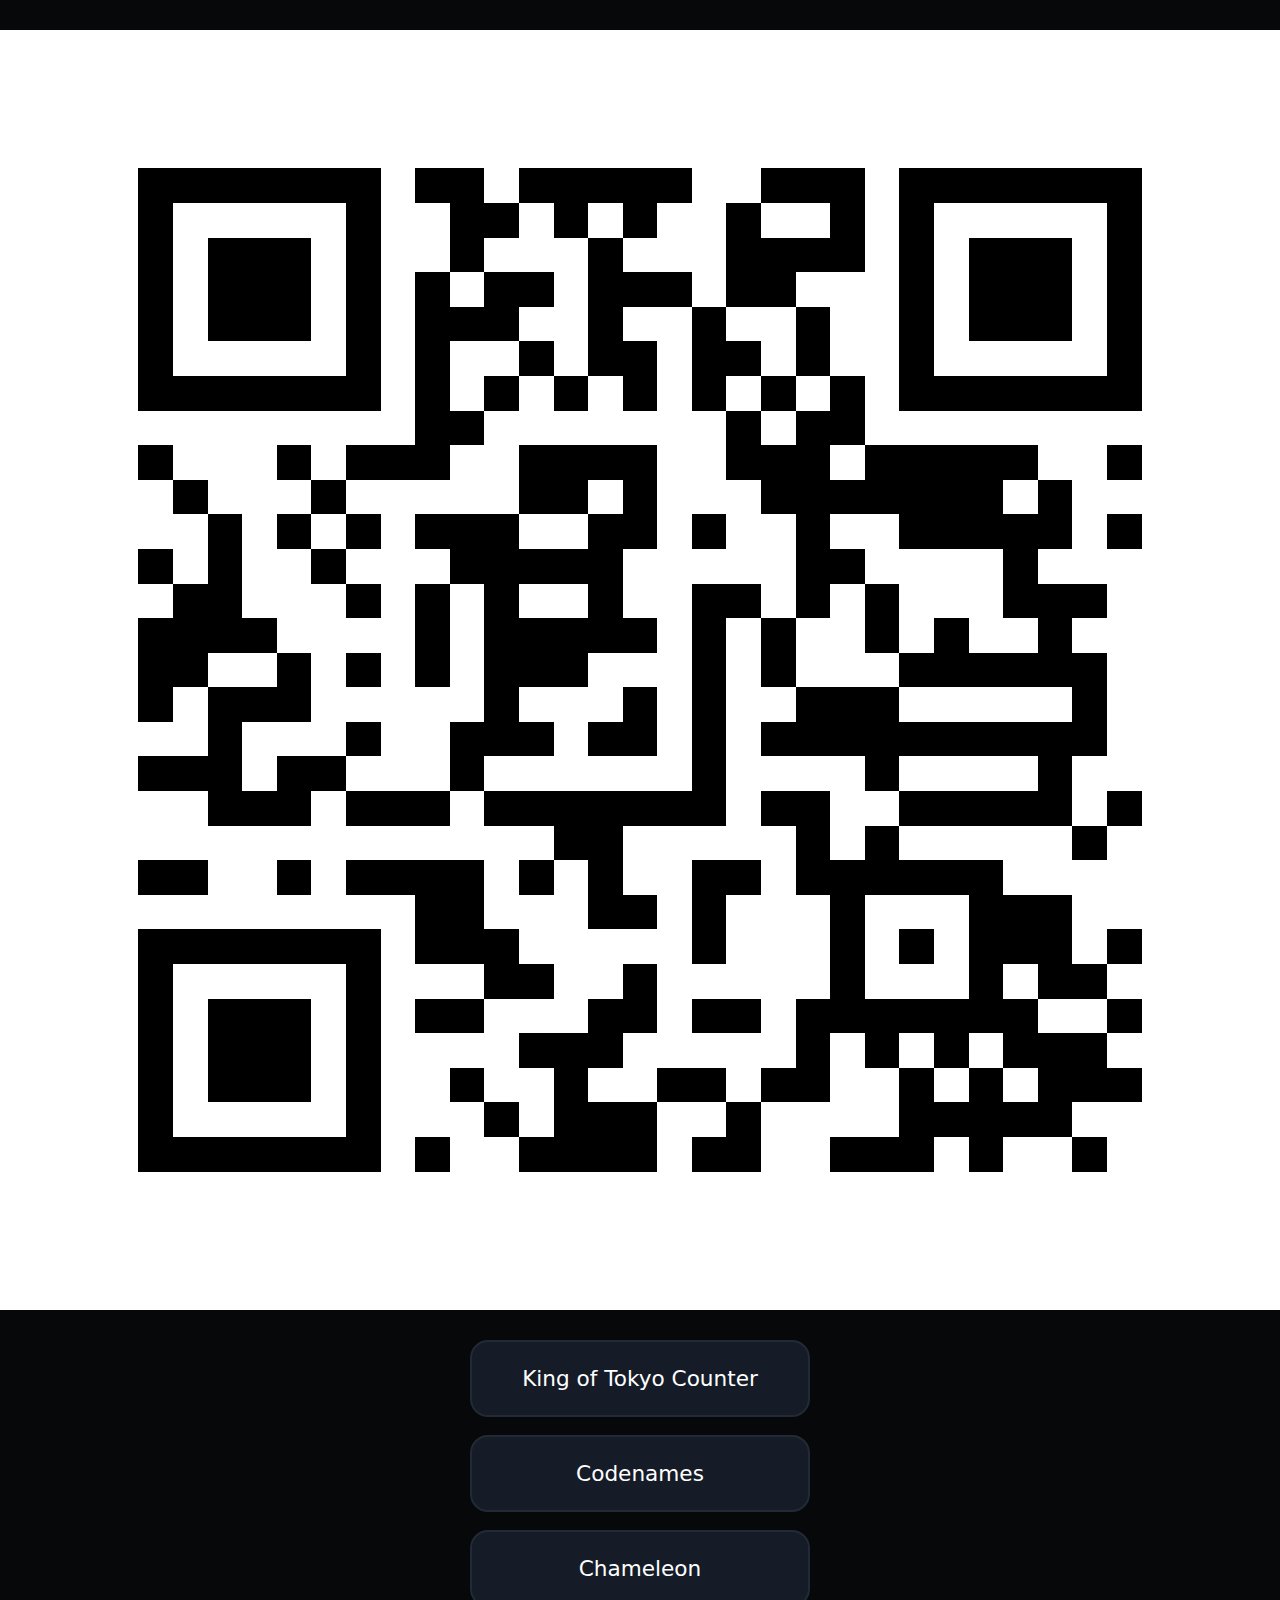
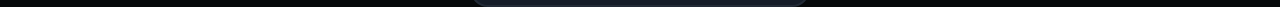
<file: index.html>
<!DOCTYPE html>
<html lang="en">
<head>
  <meta charset="utf-8">
  <link rel="manifest" href="./manifest.json">
  <script>
    if ('serviceWorker' in navigator) {
      navigator.serviceWorker.register('./sw.js', { scope: './' })
        .catch(console.error);
    }
  </script>
  <title>Game Hub</title>
  <meta name="viewport" content="width=device-width, initial-scale=1, maximum-scale=1, user-scalable=no">
  <style>
    body {
      background: #06080a;
      color: #fff;
      font: 18px system-ui, sans-serif;
      margin: 0;
      min-height: 100vh;
      display: flex;
      flex-direction: column;
      align-items: center;
      justify-content: center;
    }
    h1 {
      margin-bottom: 32px;
      font-size: 2em;
      font-weight: 700;
    }
    .game-list {
      display: grid;
      gap: 18px;
      grid-template-columns: 1fr;
      width: 100%;
      max-width: 340px;
    }
    .game-link {
      display: block;
      background: #151c28;
      color: #fff;
      text-decoration: none;
      border-radius: 18px;
      padding: 24px;
      font-size: 1.2em;
      text-align: center;
      transition: background 0.2s;
      border: 2px solid #222a36;
    }
    .game-link:hover, .game-link:focus {
      background: #222a36;
      outline: none;
    }
  </style>
</head>
<body>
  <!-- <img src="./assets/icon.svg" alt="Game Hub Icon" style="width:100px;margin-bottom:10px;"> -->
  <!-- Add this to index.html where you want the QR code -->
  <!-- <div id="qr-section" style="text-align:center; margin:16px 0;"> -->
  <img src="./assets/qrcode.svg" alt="QR Code" style="width:100vw; margin:30px;">
  <!-- </div> -->
  <!-- <h1>Game Hub</h1> -->
  <div class="game-list">
    <a class="game-link" href="./games/king-of-tokyo/king-of-tokyo.html">King of Tokyo Counter</a>
    <a class="game-link" href="./games/codenames/codenames.html">Codenames</a>
    <a class="game-link" href="./games/chameleon/chameleon.html">Chameleon</a>
    <!-- Add more games here -->
    <!-- Example:
    <a class="game-link" href="games/another-game/another-game.html">Another Game</a>
    -->
  </div>
</body>
</html>
</file>
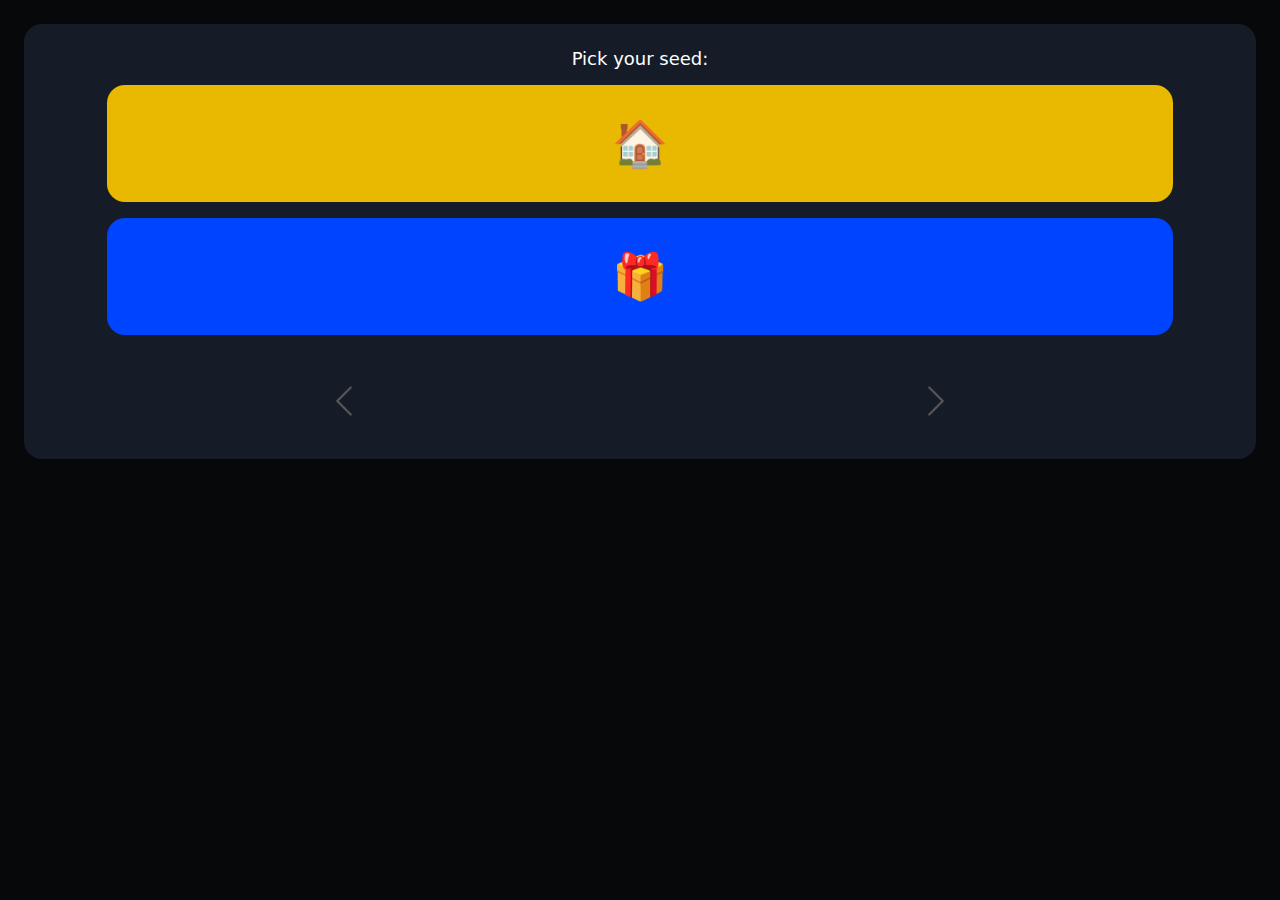
<file: games/chameleon/chameleon.html>
<!DOCTYPE html>
<html lang="en">
<head>
  <meta charset="utf-8">
  <title>Chameleon</title>
  <meta name="viewport" content="width=device-width, initial-scale=1, maximum-scale=1, user-scalable=no">
  <link rel="stylesheet" href="https://maxcdn.bootstrapcdn.com/bootstrap/3.4.1/css/bootstrap.min.css">
  <link rel="stylesheet" href="chameleon.css">
  <link rel="stylesheet" href="../../shared/spinner.css">
  <link rel="stylesheet" href="../../shared/seed.css">
  <script src="../../shared/spinner.js"></script>
  <script src="../../display-mode.js"></script>
  <script src="../../shared/seed.js"></script>
  <script src="chameleon.js" defer></script>
</head>
<body>
  <main class="container">
    <section id="dialog" class="dialog"></section>
    <section id="game" class="hidden">
      <div class="menu">
        <button id="new-round">New Round</button>
        <div id="seed-display" class="seed-display"></div>
        <button id="exit-game">Exit Game</button>
      </div>
      <div id="qr-modal" style="display:none; position:fixed; left:0; top:0; width:100vw; height:100vh; background:#000a; z-index:9999; align-items:center; justify-content:center;"></div>
      <div id="grid" class="grid"></div>
    </section>
  </main>
</body>
</html>
</file>
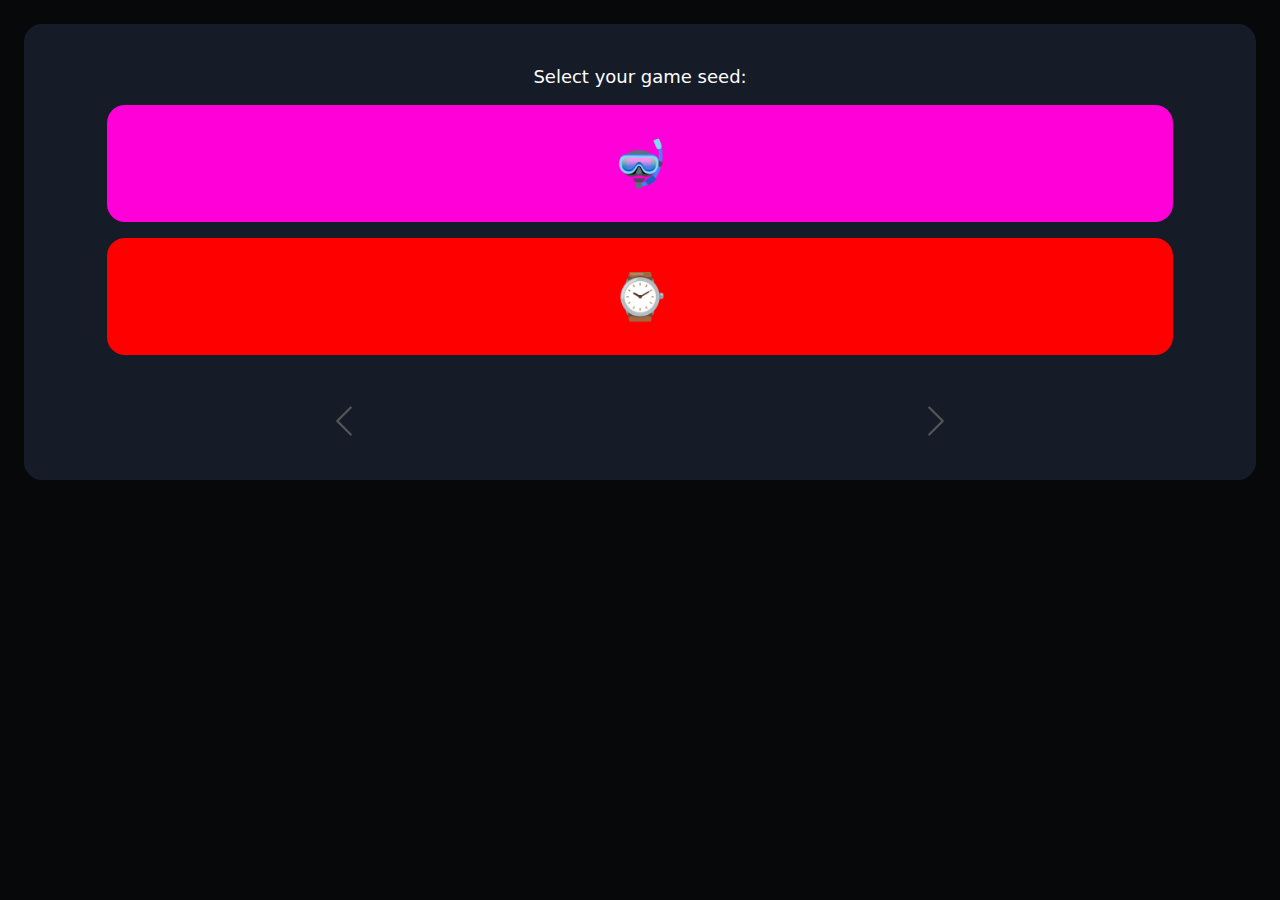
<file: games/codenames/codenames.html>
<!DOCTYPE html>
<html lang="en">
<head>
  <meta charset="utf-8">
  <title>Codenames Setup</title>
  <meta name="viewport" content="width=device-width, initial-scale=1, maximum-scale=1, user-scalable=no">
  <link rel="stylesheet" href="../../shared/seed.css">
  <link rel="stylesheet" href="codenames.css">
  <script src="../../display-mode.js"></script>
  <script src="../../shared/seed.js"></script>
</head>
<body>
  <main class="container">
    <section id="dialog" class="dialog"></section>
    <section id="game" class="hidden">
      <div class="menu">
        <button id="new-round">New Round</button>
        <div id="seed-display" class="seed-display"></div>
        <button id="exit-game">Exit Game</button>
      </div>
      <div id="qr-modal" style="display:none; position:fixed; left:0; top:0; width:100vw; height:100vh; background:#000a; z-index:9999; align-items:center; justify-content:center;"></div>
      <div id="grid" class="grid"></div>
    </section>
  </main>
  <script src="codenames.js"></script>
</body>
</html>
</file>
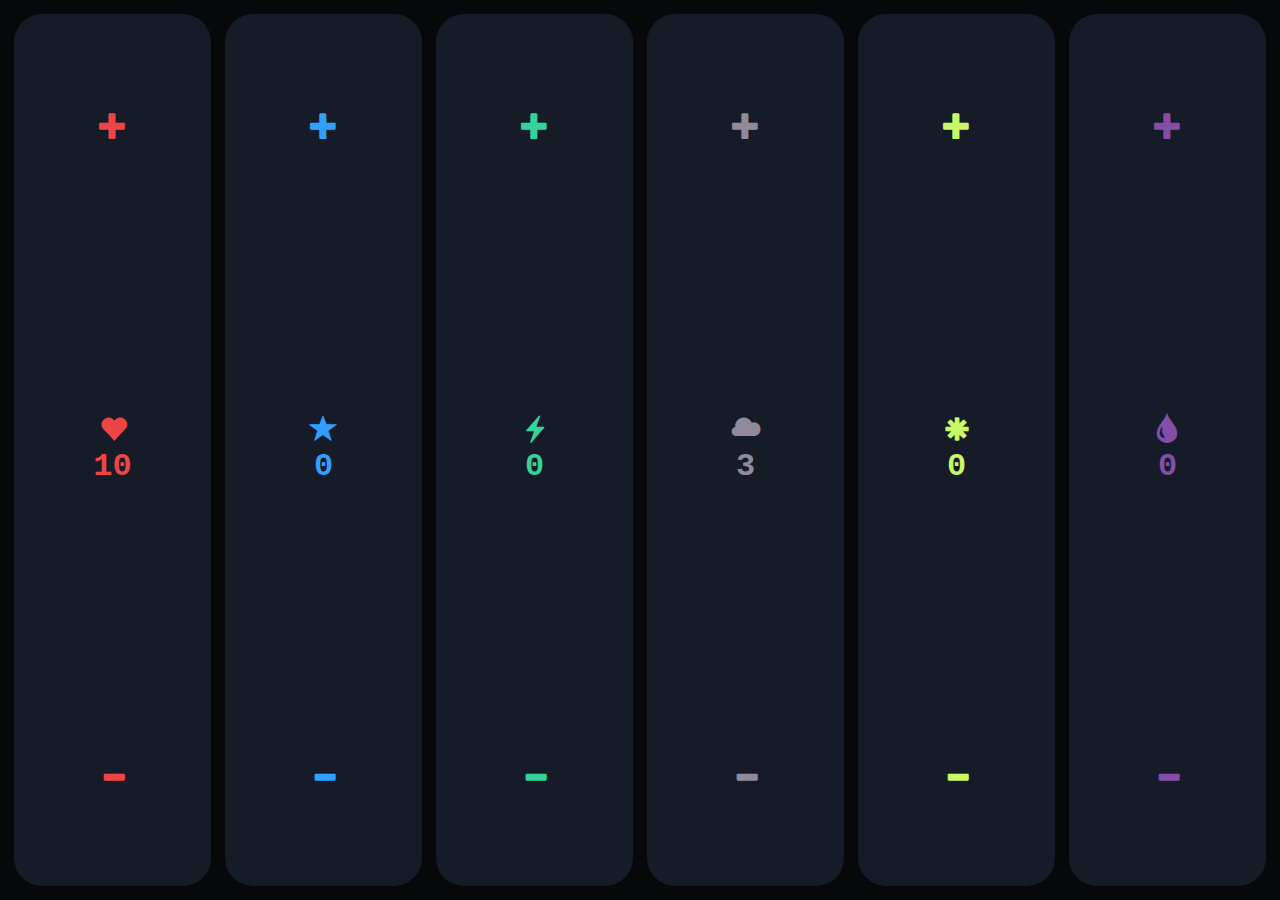
<file: games/king-of-tokyo/king-of-tokyo.html>
<!DOCTYPE html>
<html lang="en">
<head>
  <meta name="viewport" content="width=device-width, initial-scale=1, maximum-scale=1, user-scalable=no, viewport-fit=cover" />
  <meta charset="utf-8" />
  <title>King of Tokyo Counter</title>
  <link rel="stylesheet" href="https://maxcdn.bootstrapcdn.com/bootstrap/3.4.1/css/bootstrap.min.css">
  <link rel="manifest" href="manifest.json">
  <link rel="stylesheet" href="king-of-tokyo.css">
</head>
<body>
  <div class="board" id="board"></div>
  <template id="pill-template">
    <div class="pill" role="group">
      <button class="btn plus" aria-label="Increase"><span class="glyphicon glyphicon-plus"></span></button>
      <button class="btn value" aria-live="polite">
        <span class="icon glyphicon"></span>
        <span class="amount" data-role="value">0</span>
      </button>
      <button class="btn minus" aria-label="Decrease"><span class="glyphicon glyphicon-minus"></span></button>
    </div>
  </template>
  <script src="king-of-tokyo.js"></script>
  <script>
    if ('serviceWorker' in navigator) {
      navigator.serviceWorker.register('sw.js');
    }
  </script>
</body>
</html>
</file>
<file: games/chameleon/chameleon.css>
html, body {
  height: 100%;
  width: 100vw;
  margin: 0;
  padding: 0;
}

body {
  background: #06080a !important;
  color: #fff;
  font: 18px system-ui, sans-serif;
  overflow-x: hidden;
  margin: 0 !important;
  padding: 0;
}

/* Place this AFTER the above rules */
body.pwa {
  height: 100dvh !important;
  overflow-y: hidden;
}

body.browser { min-height: 100vh; }

.container {
  display: flex !important;
  flex-direction: column !important;
  width: 100vw !important;
  height: 100% !important;
  box-sizing: border-box !important;
  padding: 24px !important;
  margin: 0 !important;
}

#game {
  flex: 1 1 auto;
  display: flex;
  height: 100%;
  width: 100%;
  flex-direction: column;
  min-height: 0;
}

h1 {
  text-align: center;
  margin-bottom: 32px;
}

.dialog {
  background: #151c28;
  border-radius: 18px;
  padding: 24px;
  margin-bottom: 24px;
  text-align: center;
}

/* .dialog, .player-setup-dialog {
  background: #151c28;
  border-radius: 18px;
  padding: 24px;
  margin-bottom: 24px;
  text-align: center;
  box-shadow: 0 2px 16px #0004;
} */

.dialog button {
  margin: 12px 8px 0 8px;
  padding: 12px 24px;
  font-size: 1em;
  border-radius: 8px;
  border: none;
  background: #222a36;
  color: #fff;
  cursor: pointer;
}
/* .dialog button, .player-setup-dialog button {
  margin: 12px 8px 0 8px;
  padding: 12px 24px;
  font-size: 1em;
  border-radius: 8px;
  border: none;
  background: #222a36;
  color: #fff;
  cursor: pointer;
  box-shadow: 0 2px 8px #0002;
  transition: background 0.2s;
} */
/* .dialog button:hover, .player-setup-dialog button:hover {
  background: #2176c7;
} */

.hidden {
  display: none !important;
}

.menu {
  display: flex;
  justify-content: space-between;
  margin-bottom: 18px;
}
.menu button {
  padding: 10px 18px;
  border-radius: 8px;
  border: none;
  background: #222a36;
  color: #fff;
  cursor: pointer;
  font-size: 1em;
  flex: 0 0 auto;
}

.seed-display {
  text-align: center;
  font-size: 1em;
  margin-bottom: 10px;
  color: #fff;
  letter-spacing: 1px;
  font-family: monospace;
}

.grid {
  flex: 1 1 auto;
  display: grid;
  grid-template-columns: repeat(4, 1fr);
  grid-template-rows: repeat(4, 1fr);
  gap: 8px;
  width: 100%;
  height: 100%;
  margin: 0;
  max-width: 100%;
  max-height: 100%;
}

.cell {
  width: 100%;
  height: 100%;
  aspect-ratio: unset;
  border-radius: 8px;
  background: #444;
  display: flex;
  align-items: center;
  justify-content: center;
  font-size: 1.1em;
  color: #fff;
  user-select: none;
  box-sizing: border-box;
}

.player-setup-dialog select {
  background: #222a36;
  color: #fff;
  border: 1px solid #444;
}

@media (orientation: portrait) {
  .grid {
    grid-template-columns: repeat(2, 1fr);
    grid-template-rows: repeat(8, 1fr);
  }
}
</file>
<file: shared/spinner.css>
:root {
  --surface: #151c28;
  --radius: 28px;
  --mono: ui-monospace, SFMono-Regular, Menlo, Monaco, Consolas, "Liberation Mono", monospace;
}

/* .spinner {
  display: flex;
  align-items: center;
  gap: 8px;
  background: #333;
  border-radius: 12px;
  padding: 8px 12px;
  width: fit-content;
  margin: 0 auto;
}

.spinner-btn {
  background: transparent;
  border: none;
  color: #309fff;
  font-size: 1.6em;
  cursor: pointer;
  padding: 0 8px;
  border-radius: 8px;
  transition: background 0.2s;
} */
/* .spinner-btn:active,
.spinner-btn:focus {
  background: #2176c7;
  color: #fff;
  outline: none;
} */
/* 
.spinner-value {
  font: 700 1.3em/1 var(--mono, ui-monospace, monospace);
  background: #222;
  color: #fff;
  border-radius: 8px;
  padding: 4px 16px;
  min-width: 40px;
  text-align: center;
  border: none;
} */

.pill {
  flex: 1 1 0;
  width: auto;
  height: 100%;
  border-radius: var(--radius);
  background: var(--surface);
  display: flex;
  flex-direction: column;
  overflow: hidden;
  margin: 12px auto;
}

.pill.pressed {
  outline: none;
  background: color-mix(in srgb, var(--surface) 40%, var(--accent) 60%);
}

.btn:focus,
.btn:visited,
.btn:active {
  color: var(--accent, #FFF) !important;
  background: transparent !important;
  outline: none !important;
  box-shadow: none !important;
}

.btn {
    -webkit-tap-highlight-color: transparent !important;
  outline: none !important;
}

.pill .btn {
  flex: 1 1 0;
  border: 0;
  background: transparent;
  color: var(--accent, #FFF);
  font: 700 28px/1 var(--mono);
  display: flex;
  align-items: center;
  justify-content: center;
  cursor: pointer;
  width: 100%;
  height: 100%;
  min-height: 64px;
}

.pill .btn.value {
  flex: 2 1 0;
  font: 800 34px/1.1 var(--mono);
  flex-direction: column;
  gap: 6px;
  font-size: 32px;
}

.pill .btn.value .icon {
  font-size: 28px;
  line-height: 1;
}
</file>
<file: shared/seed.css>
.seed-btn {
  color: #fff !important;
  font-size: 2.5em !important;
  padding: 32px 0 !important;
  width: 90% !important;
  margin: 16px auto !important;
  display: block !important;
  border-radius: 18px !important;
  border: none !important;
  cursor: pointer !important;
  font-family: inherit !important;
}

.seed-modal {
  background: #222;
  border-radius: 18px;
  padding: 32px;
  text-align: center;
  position: relative;
}

.qr-img {
  width: 80vw;
}

.close-qr-btn {
  position: absolute;
  top: -16px;
  right: -16px;
  background: none;
  border: none;
  cursor: pointer;
  padding: 0;
}
</file>
<file: games/codenames/codenames.css>
html, body {
  height: 100%;
  width: 100%;
  margin: 0;
  padding: 0;
}

body {
  background: #06080a;
  color: #fff;
  font: 18px system-ui, sans-serif;
  overflow-x: hidden;
  margin: 0;
  padding: 0;
}

/* Place this AFTER the above rules */
body.pwa {
  height: 100dvh !important;
  overflow-y: hidden;
}

body.browser { min-height: 100vh; }

.container {
  display: flex;
  flex-direction: column;
  height: 100%;
  width: 100%;
  box-sizing: border-box;
  padding: 24px;
  margin: 0;
}

#game {
  flex: 1 1 auto;
  display: flex;
  height: 100%;
  width: 100%;
  flex-direction: column;
  min-height: 0; /* Prevent overflow issues */
}

h1 {
  text-align: center;
  margin-bottom: 32px;
}
.dialog {
  background: #151c28;
  border-radius: 18px;
  padding: 24px;
  margin-bottom: 24px;
  text-align: center;
}
.dialog button {
  margin: 12px 8px 0 8px;
  padding: 12px 24px;
  font-size: 1em;
  border-radius: 8px;
  border: none;
  background: #222a36;
  color: #fff;
  cursor: pointer;
}
.hidden {
  display: none !important;
}
.menu {
  display: flex;
  justify-content: space-between;
  margin-bottom: 18px;
}
.menu button {
  padding: 10px 18px;
  border-radius: 8px;
  border: none;
  background: #222a36;
  color: #fff;
  cursor: pointer;
  font-size: 1em;
  flex: 0 0 auto;
}
.grid {
  flex: 1 1 auto;
  display: grid;
  grid-template-columns: repeat(4, 1fr);
  grid-template-rows: repeat(6, 1fr);
  gap: 6px;
  width: 100%;
  height: 100%;
  margin: 0;
  max-width: 100%;
  max-height: 100%;
}
.cell {
  width: 100%;
  height: 100%;
  aspect-ratio: unset;
  border-radius: 8px;
  background: #e7e2c7;
  display: flex;
  align-items: center;
  justify-content: center;
  font-size: 1.1em;
  font-weight: 600;
  color: #222;
  user-select: none;
  box-sizing: border-box;
}

.cell.redagent.hidden_identity,
.cell.blueagent.hidden_identity,
.cell.bystander.hidden_identity,
.cell.assassin.hidden_identity {
  background: #e7e2c7;
  color: #232323;
}
.cell.redagent.revealed_identity { background: #e44; color: #fff; }
.cell.blueagent.revealed_identity { background: #309fff; color: #fff; }
.cell.bystander.revealed_identity { background: #9a8d83; color: #fff; }
.cell.assassin.revealed_identity { background: #222; color: #fff; }
.seed-display {
  text-align: center;
  font-size: 1em;
  margin-bottom: 10px;
  color: #fff;
  letter-spacing: 1px;
  font-family: monospace;
}

@media (orientation: portrait) {
  .grid {
    grid-template-columns: repeat(2, 1fr);
    grid-template-rows: repeat(12, 1fr);
  }
}
</file>
<file: games/king-of-tokyo/king-of-tokyo.css>
:root{
  --bg:#06080a;
  --surface:#151c28;
  --radius:28px;
  --gap:14px;
  --mono: ui-monospace, SFMono-Regular, Menlo, Monaco, Consolas, "Liberation Mono", monospace;
}

html, body {
  height: 100vh;
  width: 100vw;
  margin: 0;
  padding: 0;
}

body{
  margin:0;
  background:var(--bg);
  font:16px system-ui;
  height:100vh;
  display:flex;
}

.board {
  display: grid;
  gap: var(--gap);
  padding: var(--gap);
  width: 100vw;
  height: 100vh;
  align-items: stretch;
  justify-items: stretch;
  grid-template-columns: repeat(6, 1fr);
  grid-template-rows: 1fr;
}

@media (orientation: portrait) {
  .board {
    grid-template-columns: 1fr 1fr 1fr;
    grid-template-rows: 1fr 1fr;
  }
}

.pill {
  flex: 1 1 0;
  width: auto;
  height: 100%;
  border-radius: var(--radius);
  background: var(--surface);
  display: flex;
  flex-direction: column;
  overflow: hidden;
}

.pill.pressed {
  outline: none;
  background: color-mix(in srgb, var(--surface) 40%, var(--accent) 60%);
}

.btn:focus,
.btn:active {
  outline: none !important;
  box-shadow: none;
}

.btn {
  outline: none !important;
}

.pill .btn {
  flex: 1 1 0;
  border: 0;
  background: transparent;
  color: var(--accent, #FFF);
  font: 700 28px/1 var(--mono);
  display: flex;
  align-items: center;
  justify-content: center;
  cursor: pointer;
  width: 100%;
  height: 100%;
  min-height: 64px;
}

.pill .btn.value {
  flex: 2 1 0;
  font: 800 34px/1.1 var(--mono);
  flex-direction: column;
  gap: 6px;
  font-size: 32px;
}

.pill .btn.value .icon {
  font-size: 28px;
  line-height: 1;
}
</file>
